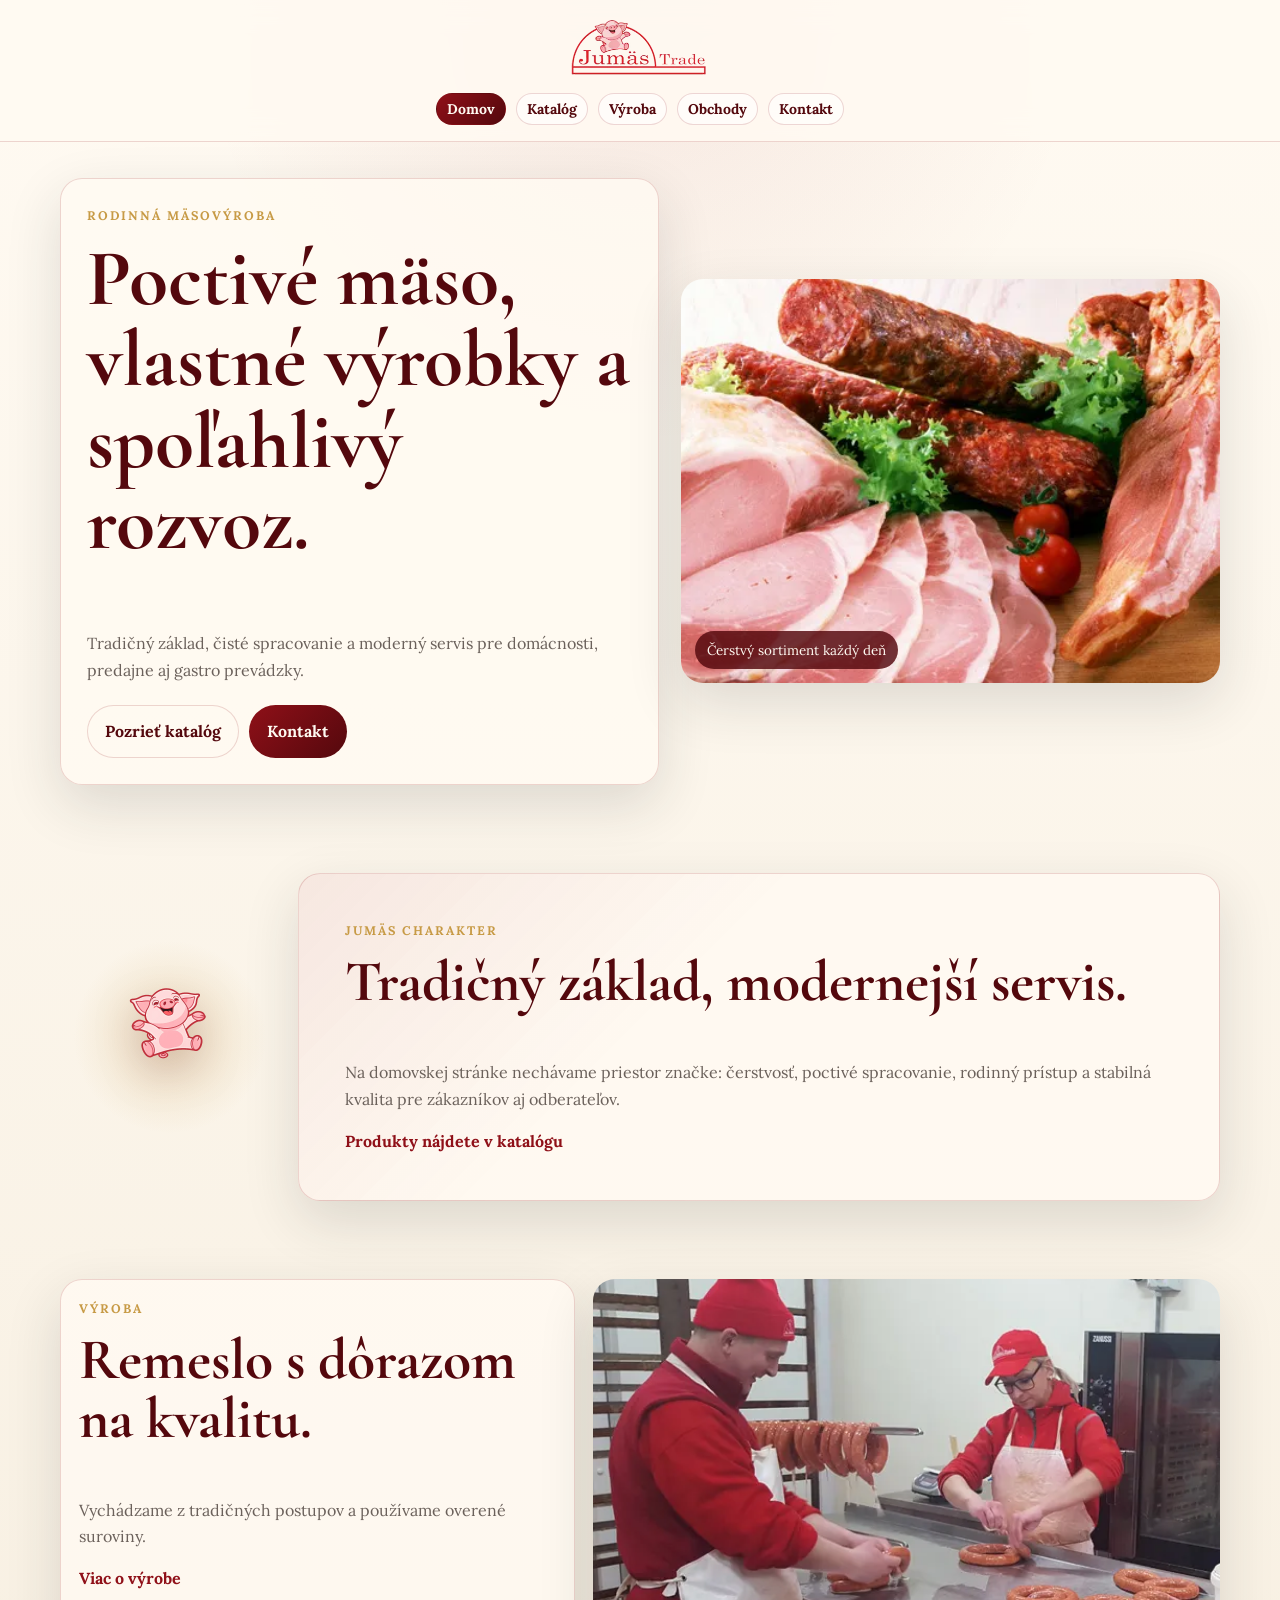
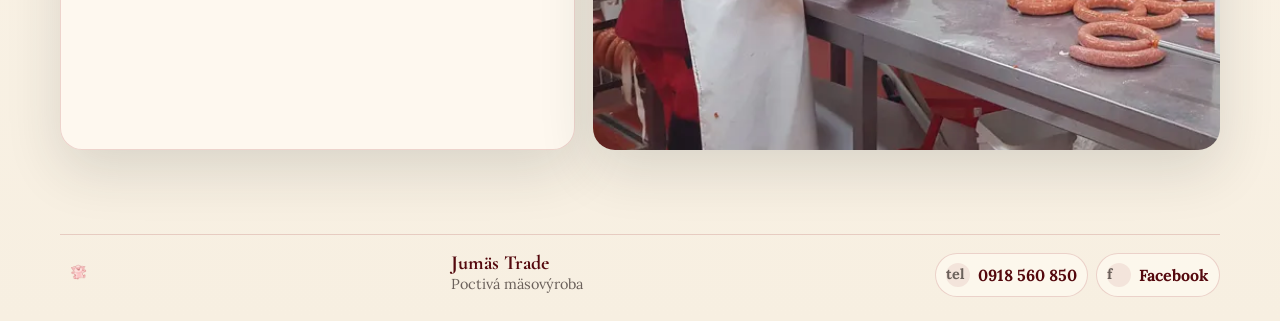
<file: index.html>
<!DOCTYPE html>
<html lang="sk">
<head>
  <meta charset="UTF-8">
  <meta name="viewport" content="width=device-width, initial-scale=1.0">
  <link rel="preconnect" href="https://fonts.googleapis.com">
  <link rel="preconnect" href="https://fonts.gstatic.com" crossorigin>
  <link href="https://fonts.googleapis.com/css2?family=Cormorant+Garamond:wght@600;700&family=Lora:wght@400;500;600;700&display=swap" rel="stylesheet">
  <link rel="stylesheet" href="style.css">
  <meta name="description" content="Jumäs Trade - tradičná mäsovýroba, maloobchod a veľkoobchod.">
  <title>Jumäs Trade | Poctivá mäsovýroba</title>
</head>
<body>
  <header class="site-header">
    <a class="brand" href="index.html"><img src="fotky1/logo_result.webp" alt="Jumäs Trade"></a>
    <nav class="nav" aria-label="Hlavná navigácia">
      <a class="active" href="index.html">Domov</a>
      <a href="katalog.html">Katalóg</a>
      <a href="vyroba.html">Výroba</a>
      <a href="obchody.html">Obchody</a>
      <a href="kontakt.html">Kontakt</a>
    </nav>
  </header>
  <main>
    <section class="hero page-shell reveal">
      <div class="hero-copy">
        <p class="eyebrow">Rodinná mäsovýroba</p>
        <h1>Poctivé mäso, vlastné výrobky a spoľahlivý rozvoz.</h1>
        <p>Tradičný základ, čisté spracovanie a moderný servis pre domácnosti, predajne aj gastro prevádzky.</p>
        <div class="actions"><a class="button ghost" href="katalog.html">Pozrieť katalóg</a><a class="button" href="kontakt.html">Kontakt</a></div>
      </div>
      <figure class="hero-photo"><img src="fotky1/meat10_result.webp" alt="Čerstvé mäso Jumäs Trade"><figcaption>Čerstvý sortiment každý deň</figcaption></figure>
    </section>

    <section class="brand-story page-shell reveal">
      <div class="pig-seal" aria-hidden="true">
        <img src="fotky1/ChatGPT Image May 12, 2026, 05_37_37 PM_result.webp" alt="">
      </div>
      <article>
        <p class="eyebrow">Jumäs charakter</p>
        <h2>Tradičný základ, modernejší servis.</h2>
        <p>Na domovskej stránke nechávame priestor značke: čerstvosť, poctivé spracovanie, rodinný prístup a stabilná kvalita pre zákazníkov aj odberateľov.</p>
        <a class="text-link" href="katalog.html">Produkty nájdete v katalógu</a>
      </article>
    </section>

    <section class="split page-shell reveal">
      <article><p class="eyebrow">Výroba</p><h2>Remeslo s dôrazom na kvalitu.</h2><p>Vychádzame z tradičných postupov a používame overené suroviny.</p><a class="text-link" href="vyroba.html">Viac o výrobe</a></article>
      <img src="fotky1/production8_result.webp" alt="Výroba Jumäs Trade">
    </section>
  </main>
  <footer class="site-footer bottom-bar">
    <img class="footer-pig" src="fotky1/ChatGPT Image May 12, 2026, 05_37_37 PM_result.webp" alt="Jumäs symbol">
    <div>
      <strong>Jumäs Trade</strong>
      <span>Poctivá mäsovýroba</span>
    </div>
    <nav class="footer-actions" aria-label="Rýchly kontakt">
      <a href="tel:+421918560850" aria-label="Zavolať"><span class="bar-icon">tel</span>0918 560 850</a>
      <a href="https://www.facebook.com/p/Jum%C3%A4s-Trade-100064743671266/" target="_blank" rel="noopener" aria-label="Facebook"><span class="bar-icon">f</span>Facebook</a>
    </nav>
  </footer>
  <script src="main.js"></script>
</body>
</html>
</file>
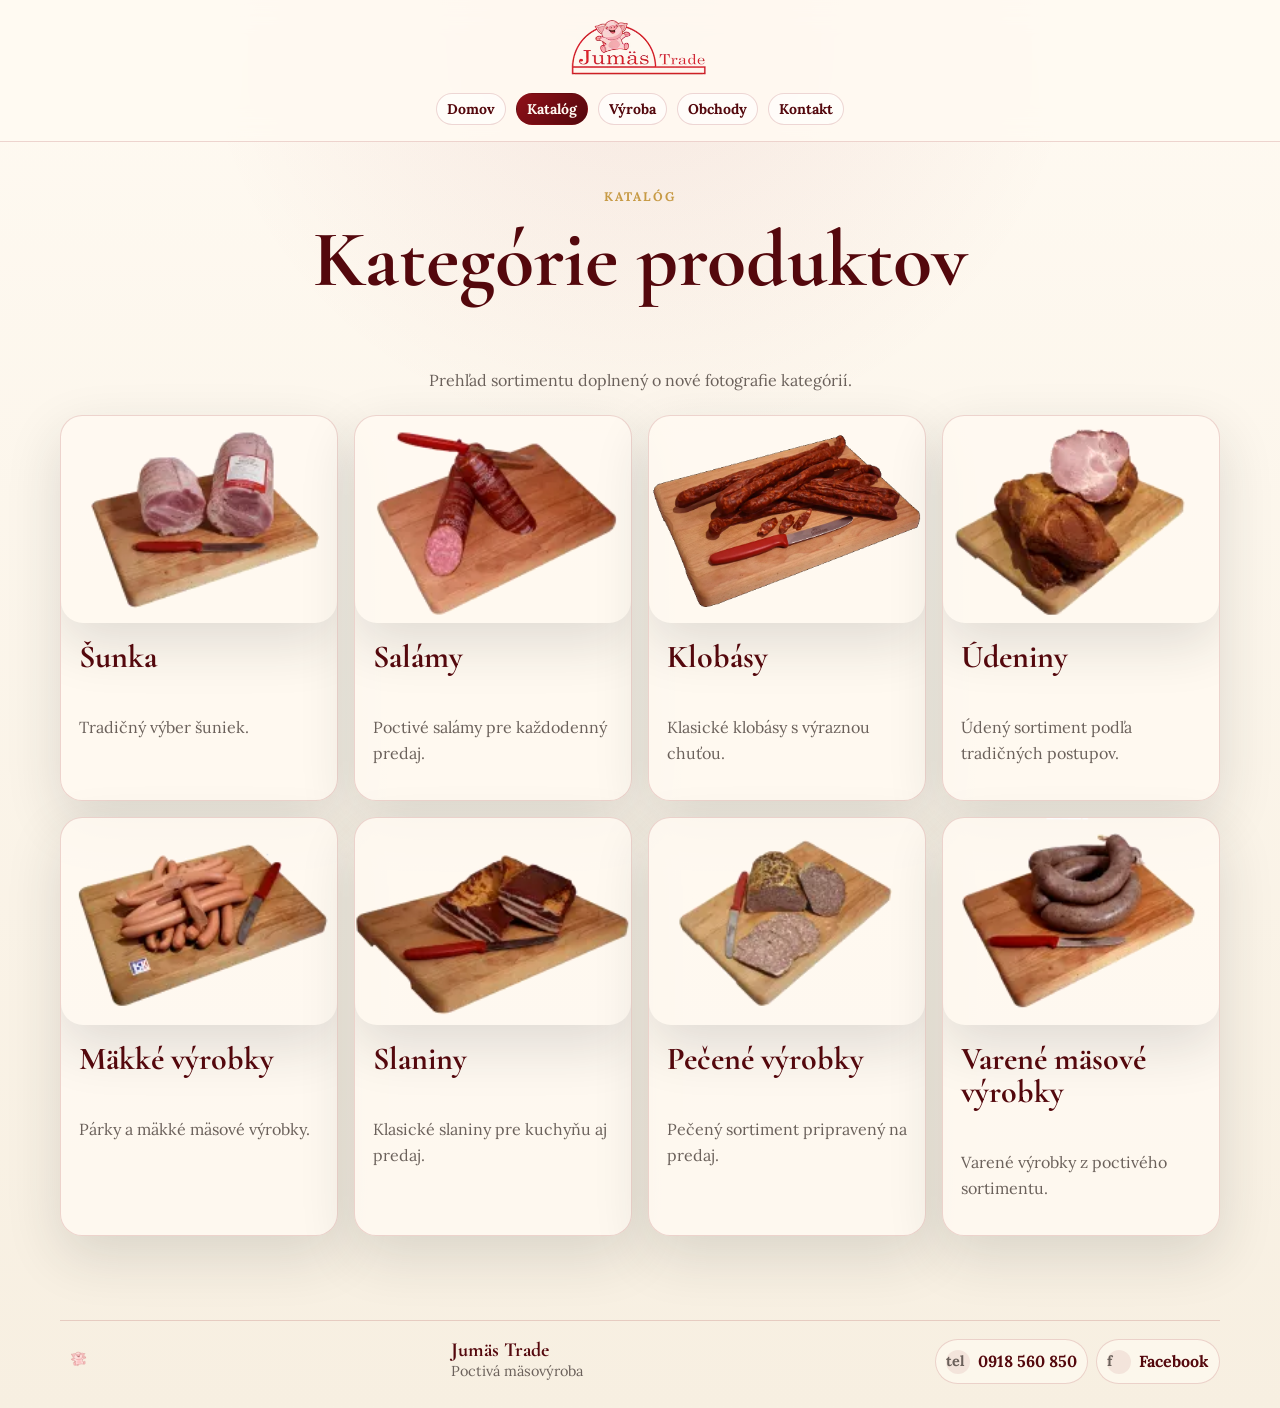
<file: katalog.html>
<!DOCTYPE html>
<html lang="sk">
<head>
  <meta charset="UTF-8">
  <meta name="viewport" content="width=device-width, initial-scale=1.0">
  <link rel="preconnect" href="https://fonts.googleapis.com">
  <link rel="preconnect" href="https://fonts.gstatic.com" crossorigin>
  <link href="https://fonts.googleapis.com/css2?family=Cormorant+Garamond:wght@600;700&family=Lora:wght@400;500;600;700&display=swap" rel="stylesheet">
  <link rel="stylesheet" href="style.css">
  <title>Katalóg | Jumäs Trade</title>
</head>
<body>
  <header class="site-header">
    <a class="brand" href="index.html"><img src="fotky1/logo_result.webp" alt="Jumäs Trade"></a>
    <nav class="nav" aria-label="Hlavná navigácia">
      <a href="index.html">Domov</a>
      <a class="active" href="katalog.html">Katalóg</a>
      <a href="vyroba.html">Výroba</a>
      <a href="obchody.html">Obchody</a>
      <a href="kontakt.html">Kontakt</a>
    </nav>
  </header>
  <main class="page-shell subpage">
    <section class="page-title reveal"><p class="eyebrow">Katalóg</p><h1>Kategórie produktov</h1><p>Prehľad sortimentu doplnený o nové fotografie kategórií.</p></section>
    <section class="category-grid">
      <article class="category-card reveal"><img src="fotky1/category1_result.webp" alt="Šunka"><h2>Šunka</h2><p>Tradičný výber šuniek.</p></article>
      <article class="category-card reveal"><img src="fotky1/category2_result.webp" alt="Salámy"><h2>Salámy</h2><p>Poctivé salámy pre každodenný predaj.</p></article>
      <article class="category-card reveal"><img src="fotky1/category3_result.webp" alt="Klobásy"><h2>Klobásy</h2><p>Klasické klobásy s výraznou chuťou.</p></article>
      <article class="category-card reveal"><img src="fotky1/category4_result.webp" alt="Údeniny"><h2>Údeniny</h2><p>Údený sortiment podľa tradičných postupov.</p></article>
      <article class="category-card reveal"><img src="fotky1/category5_result.webp" alt="Mäkké výrobky"><h2>Mäkké výrobky</h2><p>Párky a mäkké mäsové výrobky.</p></article>
      <article class="category-card reveal"><img src="fotky1/category6_result.webp" alt="Slaniny"><h2>Slaniny</h2><p>Klasické slaniny pre kuchyňu aj predaj.</p></article>
      <article class="category-card reveal"><img src="fotky1/category7_result.webp" alt="Pečené výrobky"><h2>Pečené výrobky</h2><p>Pečený sortiment pripravený na predaj.</p></article>
      <article class="category-card reveal"><img src="fotky1/category8_result.webp" alt="Varené mäsové výrobky"><h2>Varené mäsové výrobky</h2><p>Varené výrobky z poctivého sortimentu.</p></article>
    </section>
  </main>
  <footer class="site-footer bottom-bar">
    <img class="footer-pig" src="fotky1/ChatGPT Image May 12, 2026, 05_37_37 PM_result.webp" alt="Jumäs symbol">
    <div>
      <strong>Jumäs Trade</strong>
      <span>Poctivá mäsovýroba</span>
    </div>
    <nav class="footer-actions" aria-label="Rýchly kontakt">
      <a href="tel:+421918560850" aria-label="Zavolať"><span class="bar-icon">tel</span>0918 560 850</a>
      <a href="https://www.facebook.com/p/Jum%C3%A4s-Trade-100064743671266/" target="_blank" rel="noopener" aria-label="Facebook"><span class="bar-icon">f</span>Facebook</a>
    </nav>
  </footer>
  <script src="main.js"></script>
</body>
</html>
</file>
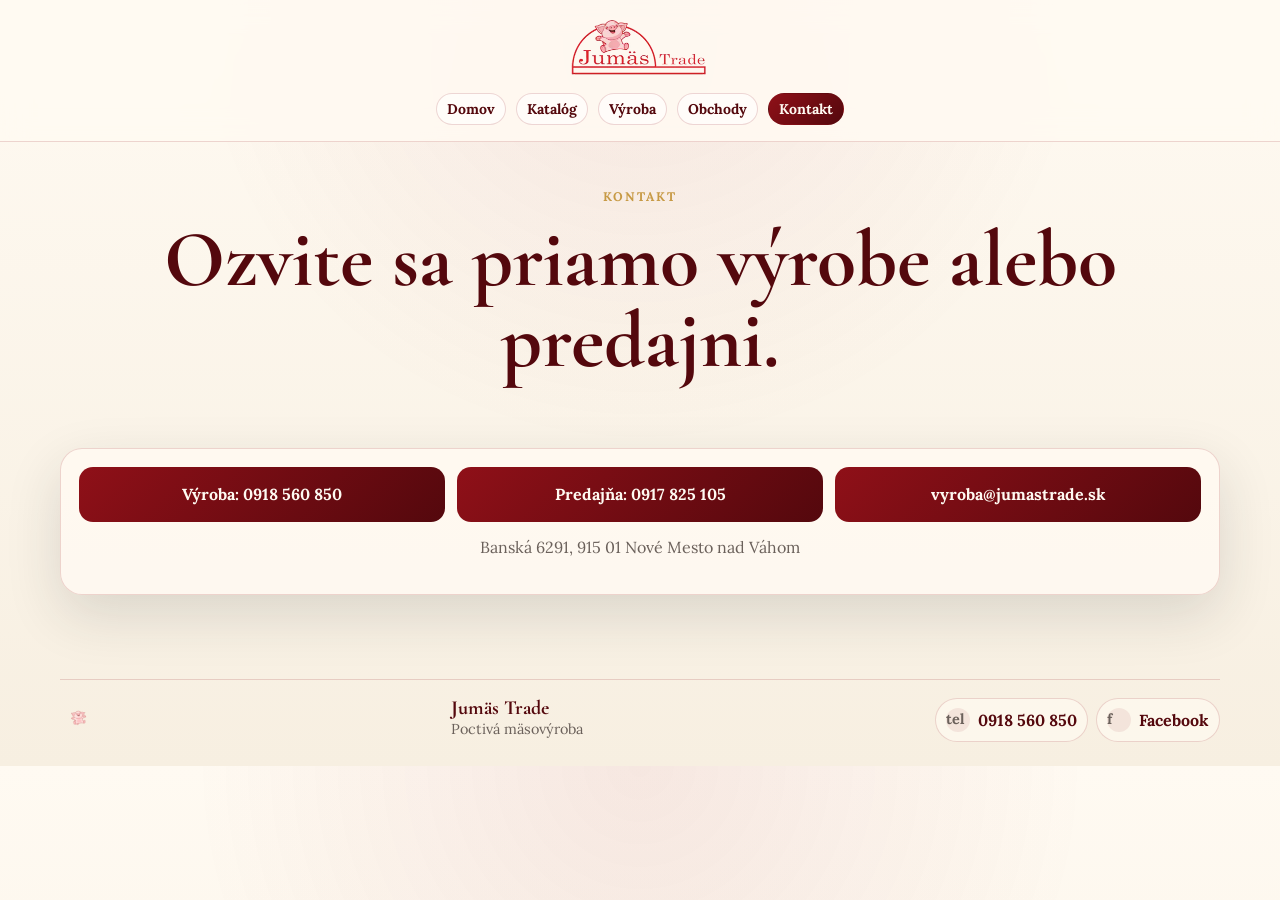
<file: kontakt.html>
<!DOCTYPE html>
<html lang="sk">
<head>
  <meta charset="UTF-8">
  <meta name="viewport" content="width=device-width, initial-scale=1.0">
  <link rel="preconnect" href="https://fonts.googleapis.com">
  <link rel="preconnect" href="https://fonts.gstatic.com" crossorigin>
  <link href="https://fonts.googleapis.com/css2?family=Cormorant+Garamond:wght@600;700&family=Lora:wght@400;500;600;700&display=swap" rel="stylesheet">
  <link rel="stylesheet" href="style.css">
  <title>Kontakt | Jumäs Trade</title>
</head>
<body>
  <header class="site-header">
    <a class="brand" href="index.html"><img src="fotky1/logo_result.webp" alt="Jumäs Trade"></a>
    <nav class="nav" aria-label="Hlavná navigácia">
      <a href="index.html">Domov</a>
      <a href="katalog.html">Katalóg</a>
      <a href="vyroba.html">Výroba</a>
      <a href="obchody.html">Obchody</a>
      <a class="active" href="kontakt.html">Kontakt</a>
    </nav>
  </header>
  <main class="page-shell subpage">
    <section class="page-title reveal"><p class="eyebrow">Kontakt</p><h1>Ozvite sa priamo výrobe alebo predajni.</h1></section>
    <section class="contact-panel reveal">
      <a href="tel:+421918560850">Výroba: 0918 560 850</a>
      <a href="tel:+421917825105">Predajňa: 0917 825 105</a>
      <a href="mailto:vyroba@jumastrade.sk">vyroba@jumastrade.sk</a>
      <p>Banská 6291, 915 01 Nové Mesto nad Váhom</p>
    </section>
  </main>
  <footer class="site-footer bottom-bar">
    <img class="footer-pig" src="fotky1/ChatGPT Image May 12, 2026, 05_37_37 PM_result.webp" alt="Jumäs symbol">
    <div>
      <strong>Jumäs Trade</strong>
      <span>Poctivá mäsovýroba</span>
    </div>
    <nav class="footer-actions" aria-label="Rýchly kontakt">
      <a href="tel:+421918560850" aria-label="Zavolať"><span class="bar-icon">tel</span>0918 560 850</a>
      <a href="https://www.facebook.com/p/Jum%C3%A4s-Trade-100064743671266/" target="_blank" rel="noopener" aria-label="Facebook"><span class="bar-icon">f</span>Facebook</a>
    </nav>
  </footer>
  <script src="main.js"></script>
</body>
</html>
</file>
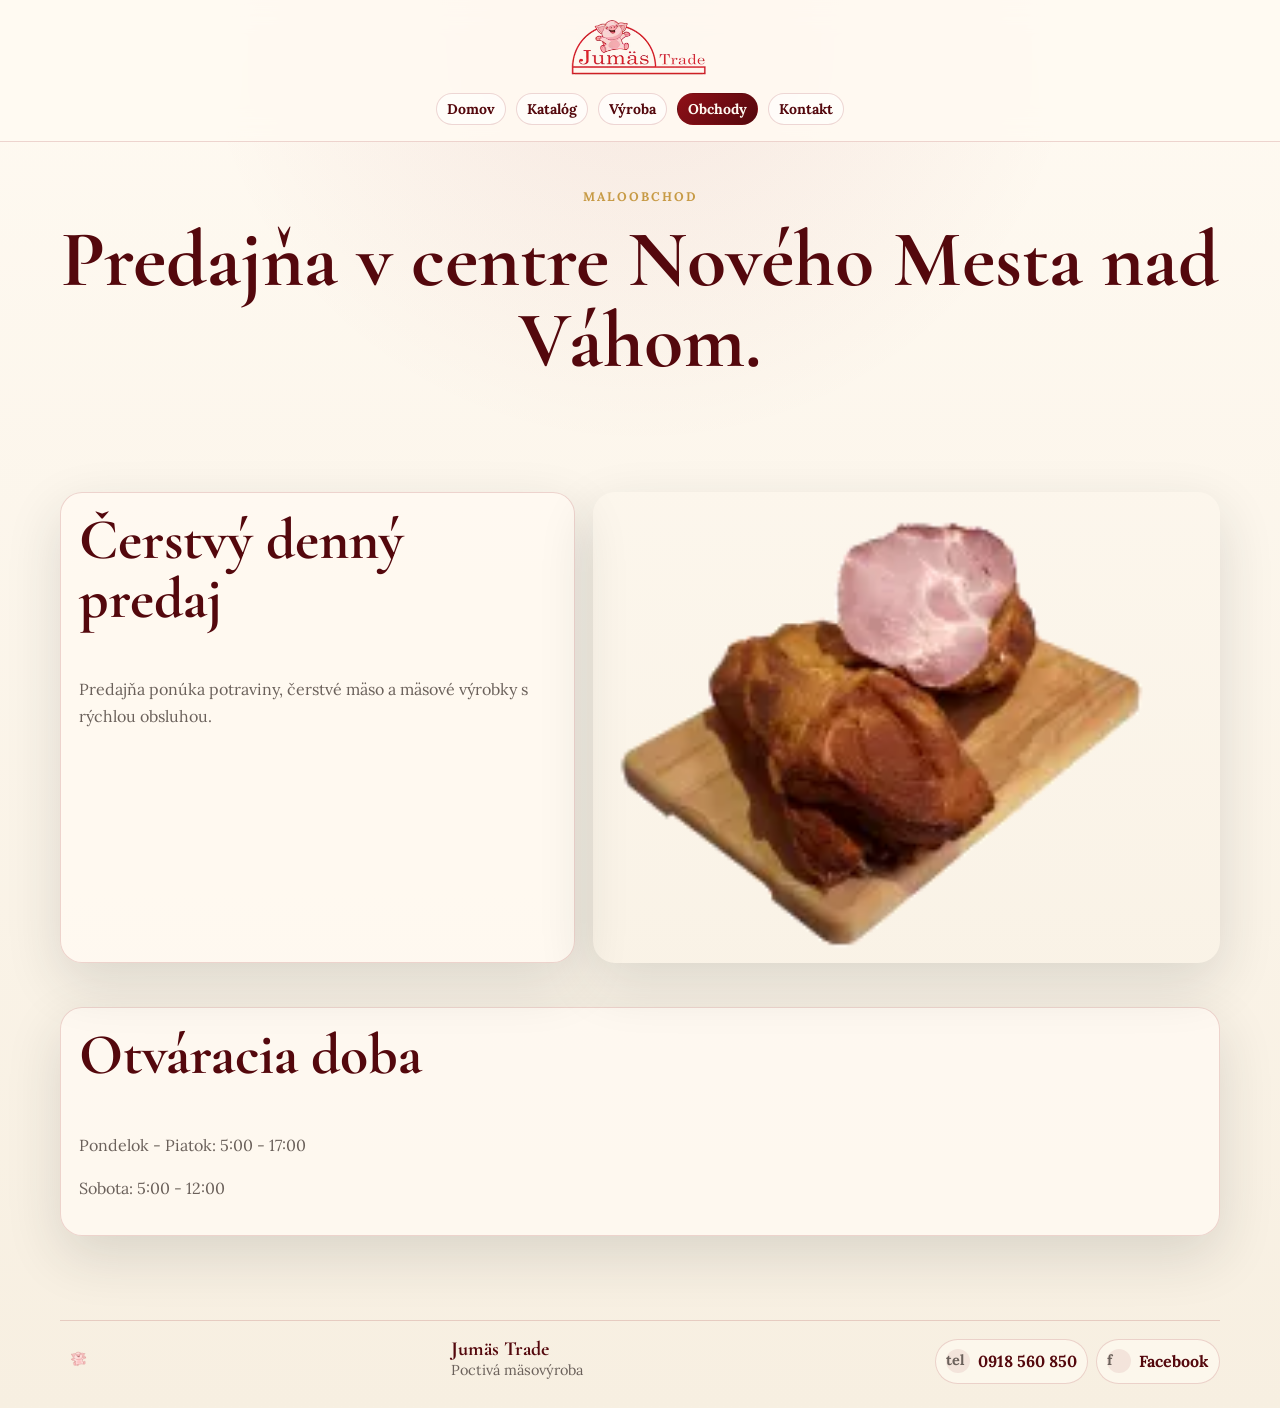
<file: maloobchod.html>
<!DOCTYPE html>
<html lang="sk">
<head>
  <meta charset="UTF-8">
  <meta name="viewport" content="width=device-width, initial-scale=1.0">
  <link rel="preconnect" href="https://fonts.googleapis.com">
  <link rel="preconnect" href="https://fonts.gstatic.com" crossorigin>
  <link href="https://fonts.googleapis.com/css2?family=Cormorant+Garamond:wght@600;700&family=Lora:wght@400;500;600;700&display=swap" rel="stylesheet">
  <link rel="stylesheet" href="style.css">
  <title>Maloobchod | Jumäs Trade</title>
</head>
<body>
  <header class="site-header">
    <a class="brand" href="index.html"><img src="fotky1/logo_result.webp" alt="Jumäs Trade"></a>
    <nav class="nav" aria-label="Hlavná navigácia">
      <a href="index.html">Domov</a>
      <a href="katalog.html">Katalóg</a>
      <a href="vyroba.html">Výroba</a>
      <a class="active" href="obchody.html">Obchody</a>
      <a href="kontakt.html">Kontakt</a>
    </nav>
  </header>
  <main class="page-shell subpage">
    <section class="page-title reveal"><p class="eyebrow">Maloobchod</p><h1>Predajňa v centre Nového Mesta nad Váhom.</h1></section>
    <section class="split reveal"><article><h2>Čerstvý denný predaj</h2><p>Predajňa ponúka potraviny, čerstvé mäso a mäsové výrobky s rýchlou obsluhou.</p></article><img src="fotky1/category4_result.webp" alt="Maloobchodný sortiment"></section>
    <section class="hours-card reveal"><h2>Otváracia doba</h2><p>Pondelok - Piatok: 5:00 - 17:00</p><p>Sobota: 5:00 - 12:00</p></section>
  </main>
  <footer class="site-footer bottom-bar">
    <img class="footer-pig" src="fotky1/ChatGPT Image May 12, 2026, 05_37_37 PM_result.webp" alt="Jumäs symbol">
    <div>
      <strong>Jumäs Trade</strong>
      <span>Poctivá mäsovýroba</span>
    </div>
    <nav class="footer-actions" aria-label="Rýchly kontakt">
      <a href="tel:+421918560850" aria-label="Zavolať"><span class="bar-icon">tel</span>0918 560 850</a>
      <a href="https://www.facebook.com/p/Jum%C3%A4s-Trade-100064743671266/" target="_blank" rel="noopener" aria-label="Facebook"><span class="bar-icon">f</span>Facebook</a>
    </nav>
  </footer>
  <script src="main.js"></script>
</body>
</html>
</file>
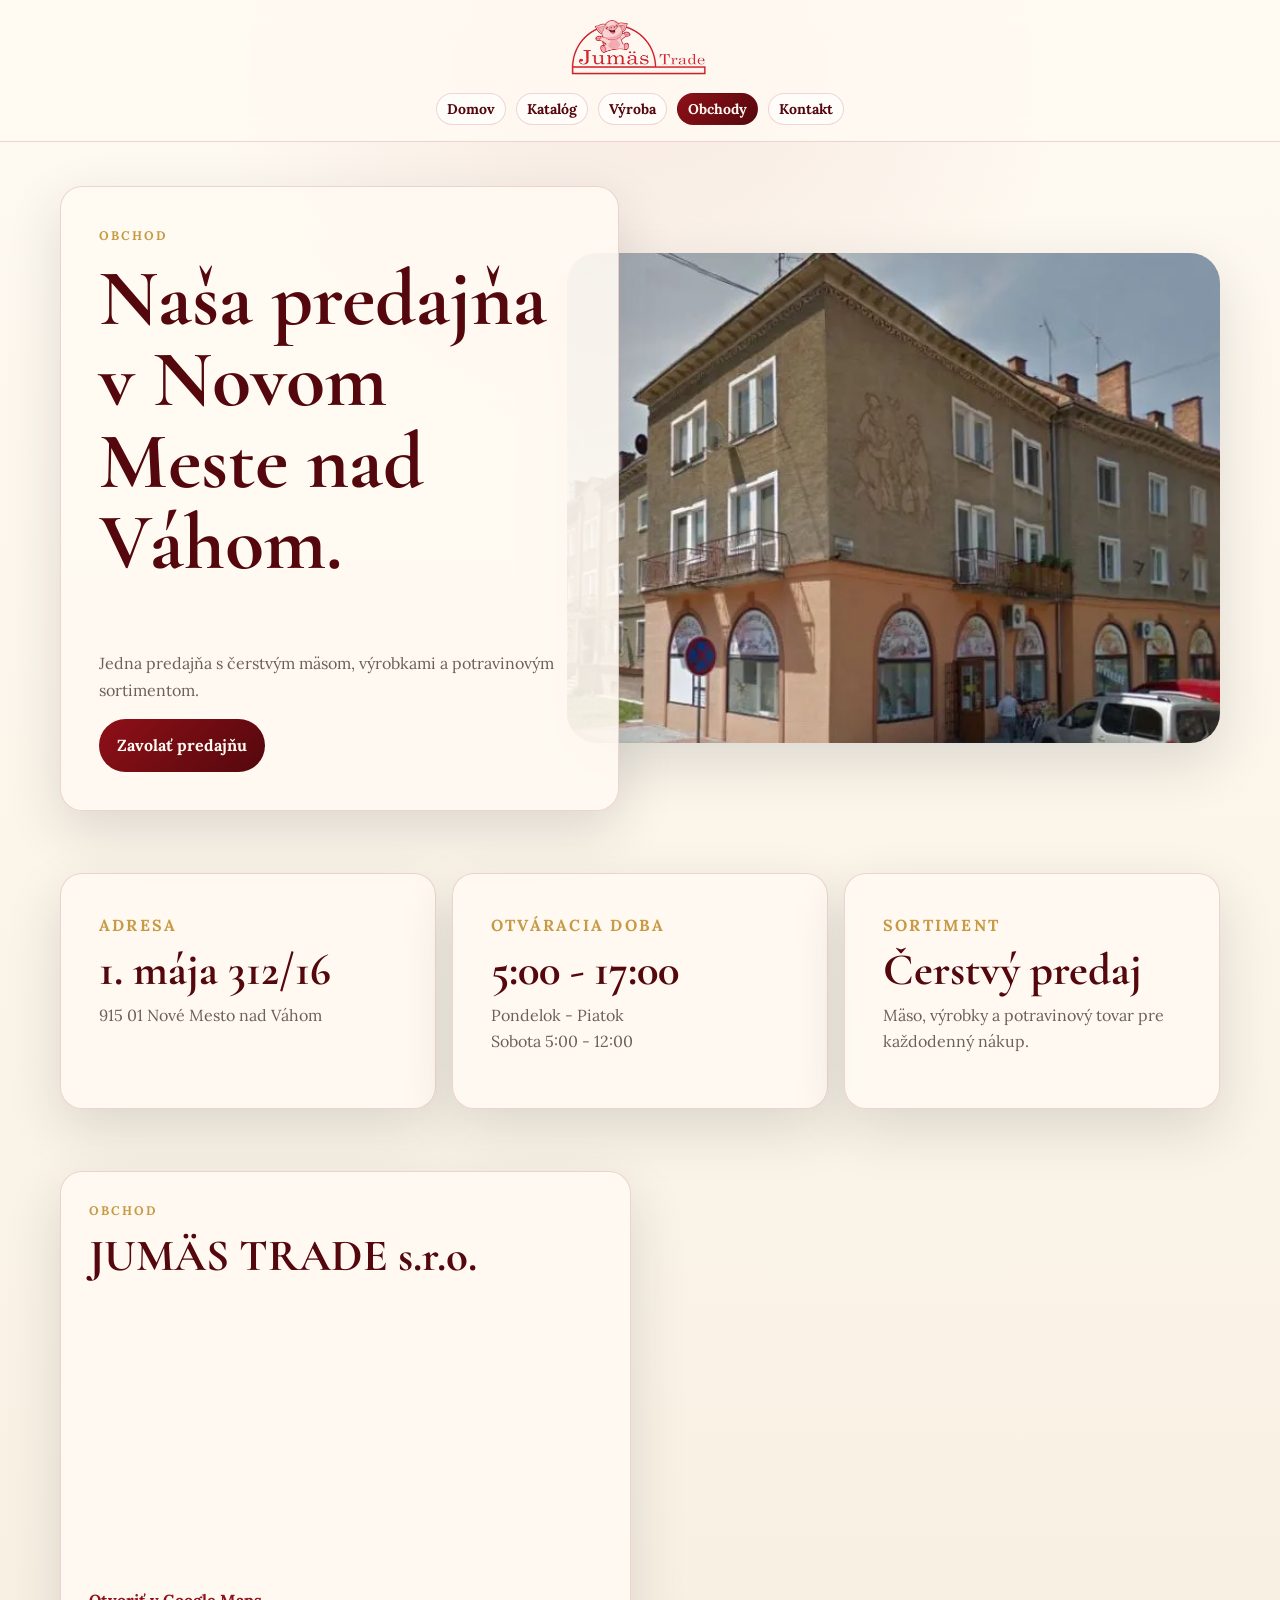
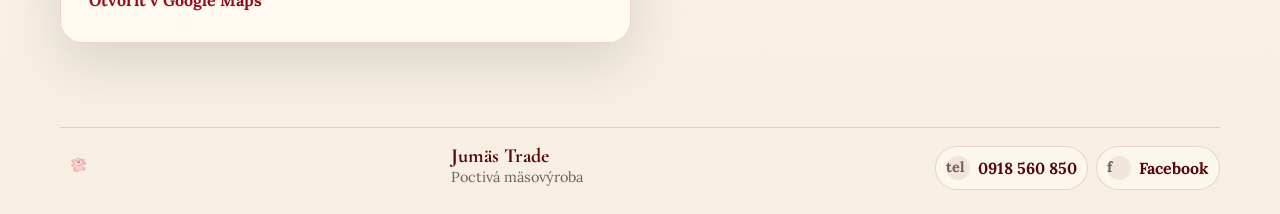
<file: obchody.html>
<!DOCTYPE html>
<html lang="sk">
<head>
  <meta charset="UTF-8">
  <meta name="viewport" content="width=device-width, initial-scale=1.0">
  <link rel="preconnect" href="https://fonts.googleapis.com">
  <link rel="preconnect" href="https://fonts.gstatic.com" crossorigin>
  <link href="https://fonts.googleapis.com/css2?family=Cormorant+Garamond:wght@600;700&family=Lora:wght@400;500;600;700&display=swap" rel="stylesheet">
  <link rel="stylesheet" href="style.css">
  <title>Obchody | Jumäs Trade</title>
</head>
<body>
  <header class="site-header">
    <a class="brand" href="index.html"><img src="fotky1/logo_result.webp" alt="Jumäs Trade"></a>
    <nav class="nav" aria-label="Hlavná navigácia">
      <a href="index.html">Domov</a>
      <a href="katalog.html">Katalóg</a>
      <a href="vyroba.html">Výroba</a>
      <a class="active" href="obchody.html">Obchody</a>
      <a href="kontakt.html">Kontakt</a>
    </nav>
  </header>
  <main class="page-shell subpage">
    <section class="shop-hero reveal">
      <div>
        <p class="eyebrow">Obchod</p>
        <h1>Naša predajňa v Novom Meste nad Váhom.</h1>
        <p>Jedna predajňa s čerstvým mäsom, výrobkami a potravinovým sortimentom.</p>
        <a class="button" href="tel:+421917825105">Zavolať predajňu</a>
      </div>
      <img src="fotky1/maloobchod_result.webp" alt="Predajňa Jumäs Trade">
    </section>

    <section class="shop-info reveal">
      <article><span>Adresa</span><h2>1. mája 312/16</h2><p>915 01 Nové Mesto nad Váhom</p></article>
      <article><span>Otváracia doba</span><h2>5:00 - 17:00</h2><p>Pondelok - Piatok<br>Sobota 5:00 - 12:00</p></article>
      <article><span>Sortiment</span><h2>Čerstvý predaj</h2><p>Mäso, výrobky a potravinový tovar pre každodenný nákup.</p></article>
    </section>
    <section class="locations-grid reveal" aria-label="Lokalita obchodu">
      <article class="map-card">
        <div><p class="eyebrow">Obchod</p><h2>JUMÄS TRADE s.r.o.</h2></div>
        <iframe title="Mapa obchodu Jumäs Trade" src="https://www.google.com/maps?q=48.7599829,17.8276032&z=17&output=embed" loading="lazy" referrerpolicy="no-referrer-when-downgrade"></iframe>
        <a class="text-link" href="https://www.google.com/maps/place/JUM%C3%84S+TRADE+s.r.o./@48.759983,17.827603,723m/data=!3m1!1e3!4m6!3m5!1s0x471357da7f5b9ea9:0xb6369774cfcf4373!8m2!3d48.7599829!4d17.8276032!16s%2Fg%2F11bzx49645?hl=en-GB&entry=ttu" target="_blank" rel="noopener">Otvoriť v Google Maps</a>
      </article>
    </section>
  </main>
  <footer class="site-footer bottom-bar">
    <img class="footer-pig" src="fotky1/ChatGPT Image May 12, 2026, 05_37_37 PM_result.webp" alt="Jumäs symbol">
    <div>
      <strong>Jumäs Trade</strong>
      <span>Poctivá mäsovýroba</span>
    </div>
    <nav class="footer-actions" aria-label="Rýchly kontakt">
      <a href="tel:+421918560850" aria-label="Zavolať"><span class="bar-icon">tel</span>0918 560 850</a>
      <a href="https://www.facebook.com/p/Jum%C3%A4s-Trade-100064743671266/" target="_blank" rel="noopener" aria-label="Facebook"><span class="bar-icon">f</span>Facebook</a>
    </nav>
  </footer>
  <script src="main.js"></script>
</body>
</html>
</file>
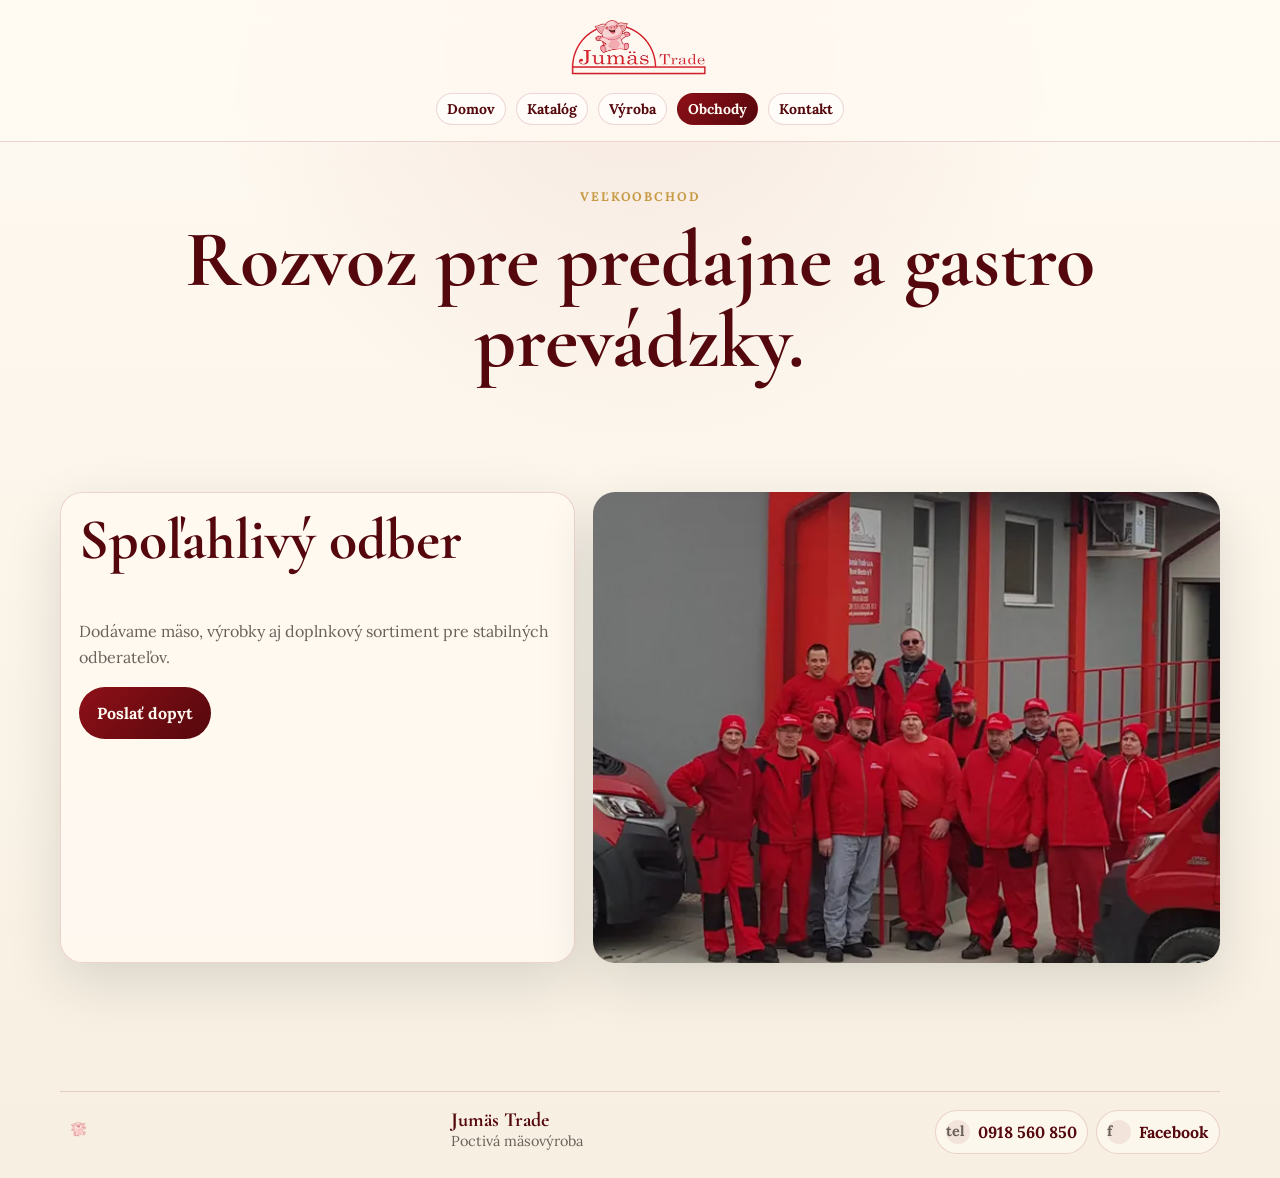
<file: velkoobchod.html>
<!DOCTYPE html>
<html lang="sk">
<head>
  <meta charset="UTF-8">
  <meta name="viewport" content="width=device-width, initial-scale=1.0">
  <link rel="preconnect" href="https://fonts.googleapis.com">
  <link rel="preconnect" href="https://fonts.gstatic.com" crossorigin>
  <link href="https://fonts.googleapis.com/css2?family=Cormorant+Garamond:wght@600;700&family=Lora:wght@400;500;600;700&display=swap" rel="stylesheet">
  <link rel="stylesheet" href="style.css">
  <title>Veľkoobchod | Jumäs Trade</title>
</head>
<body>
  <header class="site-header">
    <a class="brand" href="index.html"><img src="fotky1/logo_result.webp" alt="Jumäs Trade"></a>
    <nav class="nav" aria-label="Hlavná navigácia">
      <a href="index.html">Domov</a>
      <a href="katalog.html">Katalóg</a>
      <a href="vyroba.html">Výroba</a>
      <a class="active" href="obchody.html">Obchody</a>
      <a href="kontakt.html">Kontakt</a>
    </nav>
  </header>
  <main class="page-shell subpage">
    <section class="page-title reveal"><p class="eyebrow">Veľkoobchod</p><h1>Rozvoz pre predajne a gastro prevádzky.</h1></section>
    <section class="split reveal"><article><h2>Spoľahlivý odber</h2><p>Dodávame mäso, výrobky aj doplnkový sortiment pre stabilných odberateľov.</p><a class="button" href="kontakt.html">Poslať dopyt</a></article><img src="fotky1/velkoobchod_result.webp" alt="Veľkoobchodný sortiment"></section>
  </main>
  <footer class="site-footer bottom-bar">
    <img class="footer-pig" src="fotky1/ChatGPT Image May 12, 2026, 05_37_37 PM_result.webp" alt="Jumäs symbol">
    <div>
      <strong>Jumäs Trade</strong>
      <span>Poctivá mäsovýroba</span>
    </div>
    <nav class="footer-actions" aria-label="Rýchly kontakt">
      <a href="tel:+421918560850" aria-label="Zavolať"><span class="bar-icon">tel</span>0918 560 850</a>
      <a href="https://www.facebook.com/p/Jum%C3%A4s-Trade-100064743671266/" target="_blank" rel="noopener" aria-label="Facebook"><span class="bar-icon">f</span>Facebook</a>
    </nav>
  </footer>
  <script src="main.js"></script>
</body>
</html>
</file>
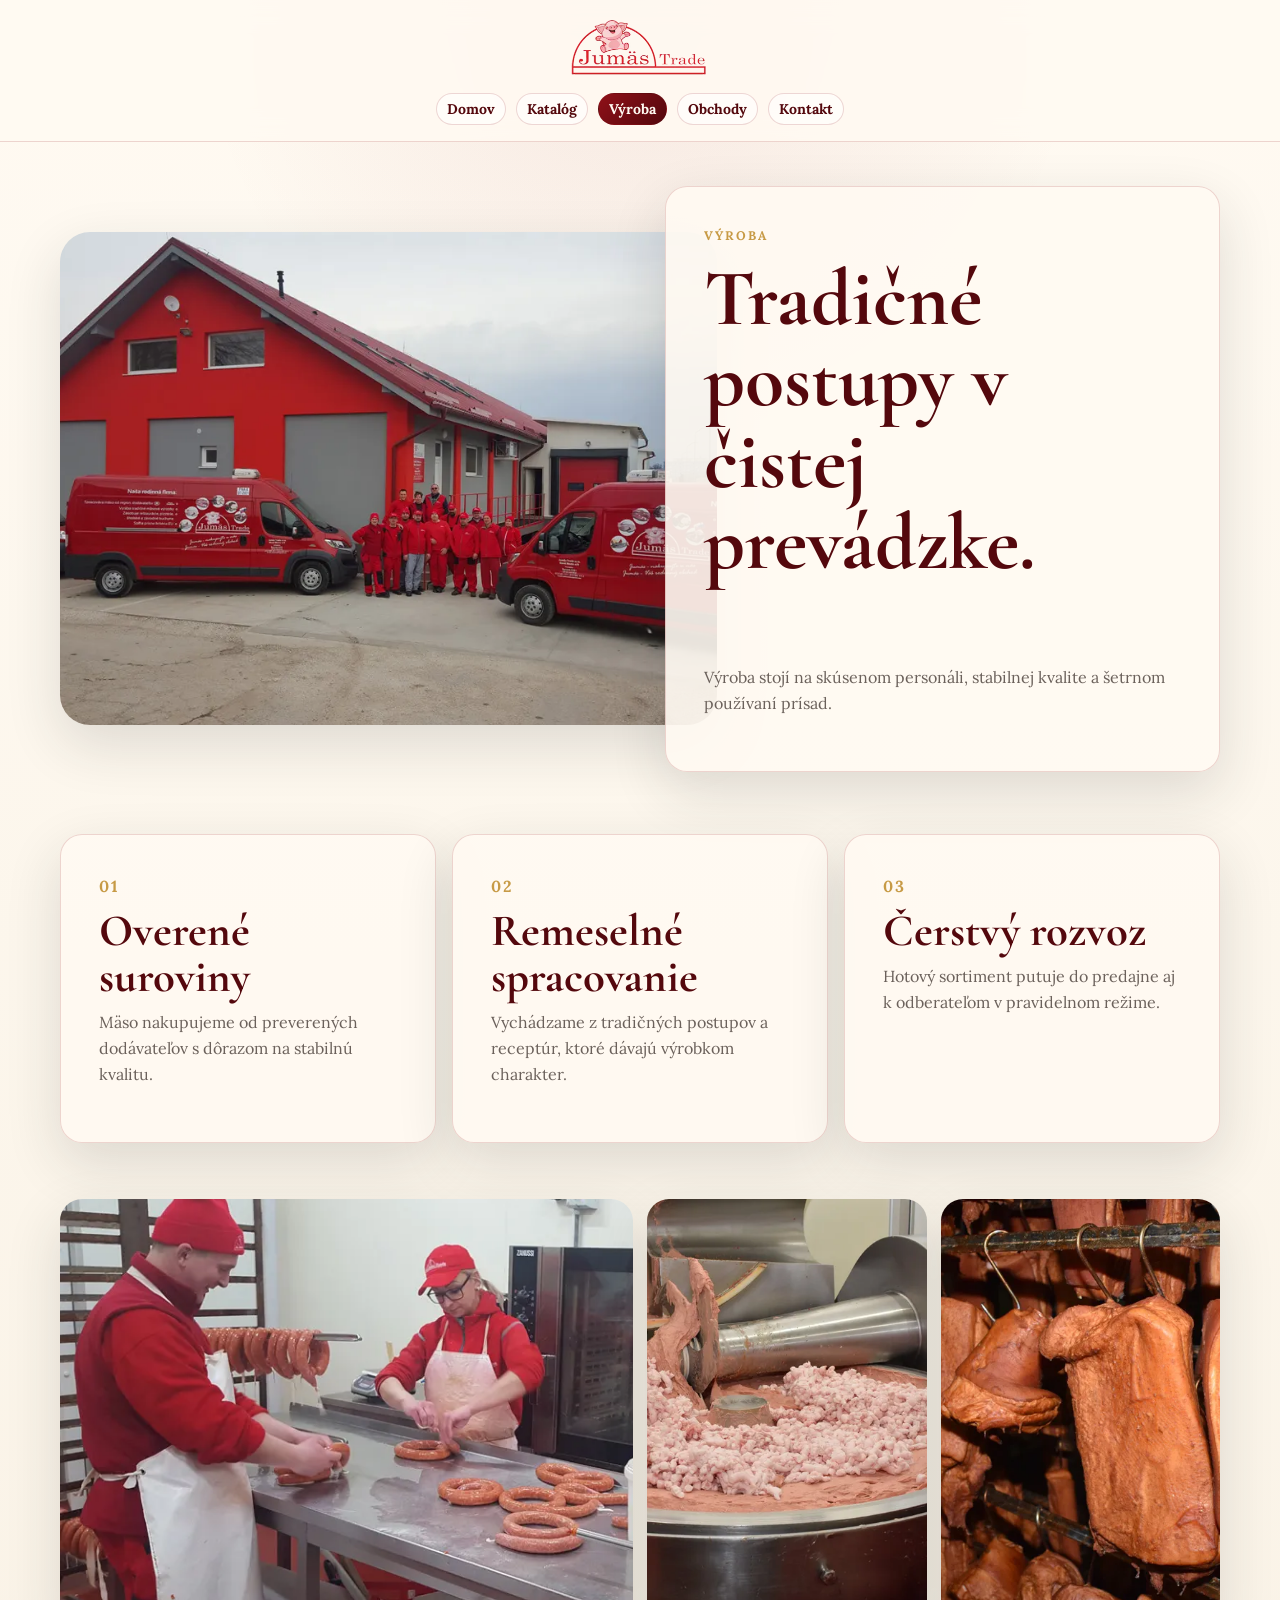
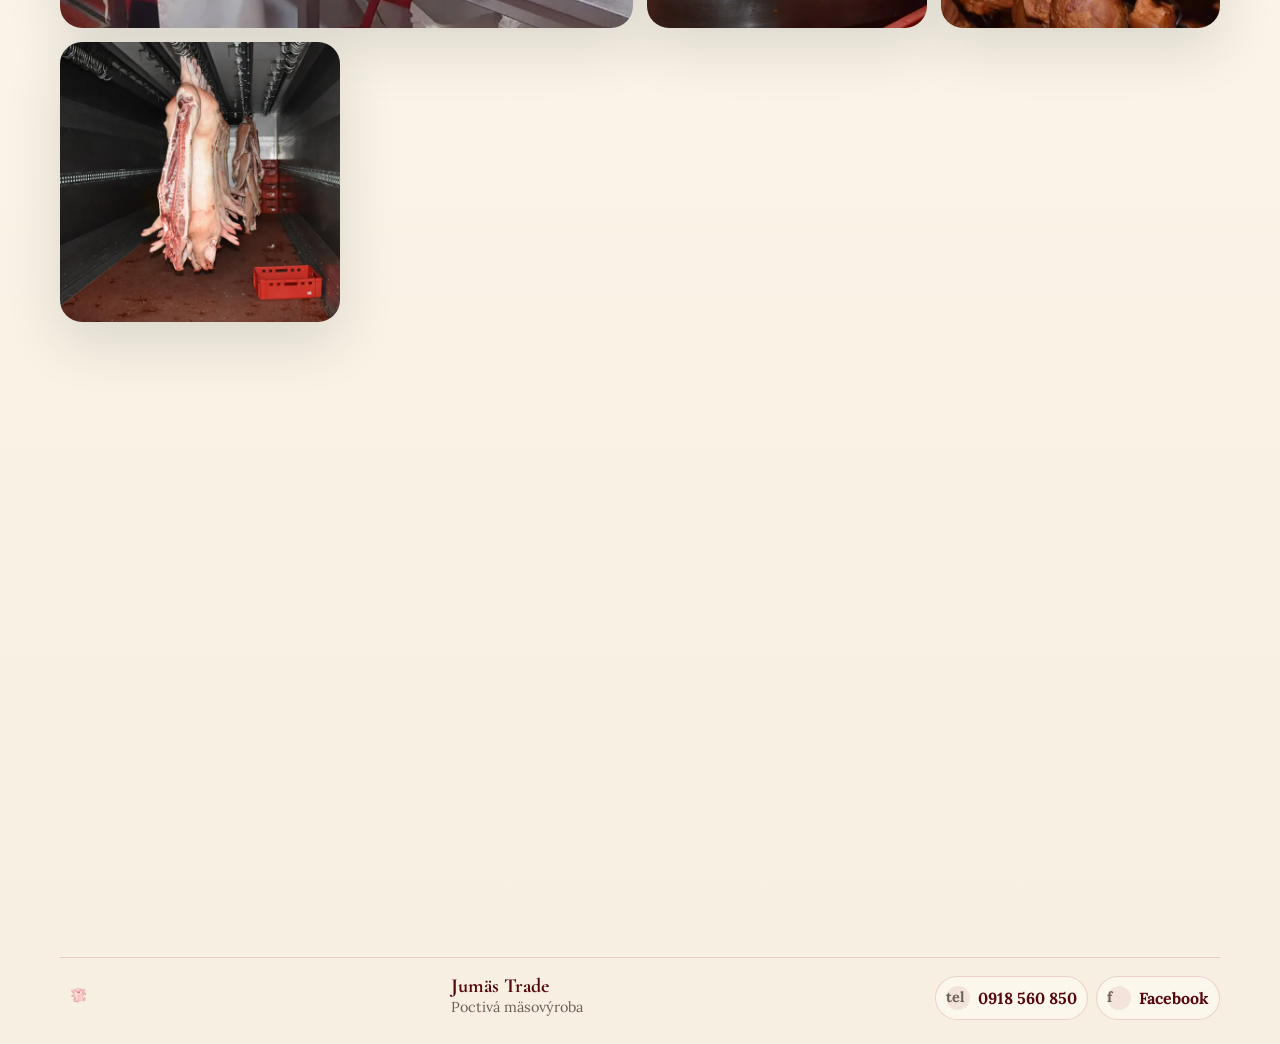
<file: vyroba.html>
<!DOCTYPE html>
<html lang="sk">
<head>
  <meta charset="UTF-8">
  <meta name="viewport" content="width=device-width, initial-scale=1.0">
  <link rel="preconnect" href="https://fonts.googleapis.com">
  <link rel="preconnect" href="https://fonts.gstatic.com" crossorigin>
  <link href="https://fonts.googleapis.com/css2?family=Cormorant+Garamond:wght@600;700&family=Lora:wght@400;500;600;700&display=swap" rel="stylesheet">
  <link rel="stylesheet" href="style.css">
  <title>Výroba | Jumäs Trade</title>
</head>
<body>
  <header class="site-header">
    <a class="brand" href="index.html"><img src="fotky1/logo_result.webp" alt="Jumäs Trade"></a>
    <nav class="nav" aria-label="Hlavná navigácia">
      <a href="index.html">Domov</a>
      <a href="katalog.html">Katalóg</a>
      <a class="active" href="vyroba.html">Výroba</a>
      <a href="obchody.html">Obchody</a>
      <a href="kontakt.html">Kontakt</a>
    </nav>
  </header>
  <main class="page-shell subpage">
    <section class="production-hero reveal">
      <img src="fotky1/production5_result.webp" alt="Výrobný detail Jumäs Trade">
      <article>
        <p class="eyebrow">Výroba</p>
        <h1>Tradičné postupy v čistej prevádzke.</h1>
        <p>Výroba stojí na skúsenom personáli, stabilnej kvalite a šetrnom používaní prísad.</p>
      </article>
    </section>

    <section class="process-grid reveal">
      <article><span>01</span><h2>Overené suroviny</h2><p>Mäso nakupujeme od preverených dodávateľov s dôrazom na stabilnú kvalitu.</p></article>
      <article><span>02</span><h2>Remeselné spracovanie</h2><p>Vychádzame z tradičných postupov a receptúr, ktoré dávajú výrobkom charakter.</p></article>
      <article><span>03</span><h2>Čerstvý rozvoz</h2><p>Hotový sortiment putuje do predajne aj k odberateľom v pravidelnom režime.</p></article>
    </section>

    <section class="production-mosaic reveal">
      <img class="wide" src="fotky1/production8_result.webp" alt="Príprava výrobkov">
      <img src="fotky1/production1_result.webp" alt="Výroba výrobkov">
      <img src="fotky1/production13_result.webp" alt="Zázemie výroby">
      <img class="tall" src="fotky1/production15_result.webp" alt="Prevádzka Jumäs Trade">
    </section>
    <section class="locations-grid reveal" aria-label="Lokalita výroby">
      <article class="map-card">
        <div><p class="eyebrow">Výrobná prevádzka</p><h2>Banská, Nové Mesto nad Váhom</h2></div>
        <iframe title="Mapa výrobnej prevádzky Jumäs Trade" src="https://www.google.com/maps?q=48.7431316,17.8266983&z=15&output=embed" loading="lazy" referrerpolicy="no-referrer-when-downgrade"></iframe>
        <a class="text-link" href="https://www.google.com/maps/place/Bansk%C3%A1,+915+01+Nov%C3%A9+Mesto+nad+V%C3%A1hom,+Slovakia/@48.743132,17.826698,2892m/data=!3m1!1e3!4m6!3m5!1s0x47135629eea2b491:0xcc23bb7960c62a70!8m2!3d48.7431316!4d17.8266983!16s%2Fg%2F1tfc5bgs?hl=en-GB&entry=ttu" target="_blank" rel="noopener">Otvoriť v Google Maps</a>
      </article>
    </section>
  </main>
  <footer class="site-footer bottom-bar">
    <img class="footer-pig" src="fotky1/ChatGPT Image May 12, 2026, 05_37_37 PM_result.webp" alt="Jumäs symbol">
    <div>
      <strong>Jumäs Trade</strong>
      <span>Poctivá mäsovýroba</span>
    </div>
    <nav class="footer-actions" aria-label="Rýchly kontakt">
      <a href="tel:+421918560850" aria-label="Zavolať"><span class="bar-icon">tel</span>0918 560 850</a>
      <a href="https://www.facebook.com/p/Jum%C3%A4s-Trade-100064743671266/" target="_blank" rel="noopener" aria-label="Facebook"><span class="bar-icon">f</span>Facebook</a>
    </nav>
  </footer>
  <script src="main.js"></script>
</body>
</html>
</file>
<file: style.css>
:root {
  --red: #8f1018;
  --red-dark: #54080d;
  --slate: #20272b;
  --cream: #f7efe1;
  --paper: #fffaf2;
  --gold: #c79a45;
  --muted: #6b615b;
  --line: rgba(143, 16, 24, 0.16);
  --shadow: 0 20px 55px rgba(32, 39, 43, 0.14);
  --radius: 22px;
}

* { box-sizing: border-box; }
html { scroll-behavior: smooth; }
body {
  margin: 0;
  color: var(--slate);
  background: radial-gradient(circle at top, rgba(143,16,24,.08), transparent 28rem), linear-gradient(180deg, var(--paper), var(--cream));
  font-family: Lora, Georgia, serif;
  line-height: 1.65;
}
img { width: 100%; display: block; object-fit: cover; }
a { color: inherit; text-decoration: none; }
h1, h2, h3, p { margin-top: 0; }
h1, h2, h3 { font-family: "Cormorant Garamond", Georgia, serif; line-height: 1.02; }

.site-header {
  position: sticky;
  top: 0;
  z-index: 20;
  display: grid;
  justify-items: center;
  gap: 12px;
  padding: 12px 16px;
  background: rgba(255, 250, 242, 0.88);
  border-bottom: 1px solid var(--line);
  backdrop-filter: blur(14px);
}
.brand img { width: min(142px, 52vw); margin-inline: auto; object-fit: contain; }
.nav { display: flex; flex-wrap: wrap; justify-content: center; gap: 6px; width: 100%; padding-bottom: 2px; scrollbar-width: none; }
.nav a {
  flex: 0 1 auto;
  padding: 8px 10px;
  border: 1px solid var(--line);
  border-radius: 999px;
  background: rgba(255,255,255,.55);
  color: var(--red-dark);
  font-size: clamp(.76rem, 2.7vw, .88rem);
  font-weight: 700;
  line-height: 1;
}
.nav a:hover,
.nav a.active {
  color: var(--paper);
  background: linear-gradient(135deg, var(--red), var(--red-dark));
  border-color: transparent;
}

.page-shell { width: min(100% - 28px, 1160px); margin-inline: auto; }
.hero { display: grid; gap: 22px; padding: 36px 0 54px; }
.hero-copy { padding: 26px; border: 1px solid var(--line); border-radius: var(--radius); background: rgba(255,250,242,.82); box-shadow: var(--shadow); }
.hero-photo { margin: 0; position: relative; }
.hero-photo img, .split img, .category-card img, .preview-card img, .mini-gallery img { aspect-ratio: 4 / 3; border-radius: var(--radius); box-shadow: var(--shadow); }
.hero-photo figcaption { position: absolute; left: 14px; bottom: 14px; padding: 8px 12px; border-radius: 999px; color: var(--paper); background: rgba(84,8,13,.82); font-size: .84rem; }

.eyebrow { color: var(--gold); font-size: .78rem; font-weight: 700; letter-spacing: .16em; text-transform: uppercase; }
h1 { color: var(--red-dark); font-size: clamp(3rem, 14vw, 5rem); }
h2 { color: var(--red-dark); font-size: clamp(2.2rem, 9vw, 3.6rem); }
h3 { color: var(--red-dark); font-size: 1.75rem; }
p { color: var(--muted); }
.actions { display: flex; flex-wrap: wrap; gap: 10px; margin-top: 22px; }
.button { display: inline-flex; justify-content: center; padding: 13px 18px; border-radius: 999px; color: var(--paper); background: linear-gradient(135deg, var(--red), var(--red-dark)); font-weight: 700; }
.button.ghost { color: var(--red-dark); background: transparent; box-shadow: inset 0 0 0 1px var(--line); }
.text-link { color: var(--red); font-weight: 700; }

.section, .subpage { padding: 44px 0; }
.section-head, .page-title { margin-bottom: 22px; text-align: center; }
.preview-grid, .category-grid, .mini-gallery { display: grid; gap: 16px; }
.preview-card, .category-card, .hours-card, .contact-panel, .split article {
  border: 1px solid var(--line);
  border-radius: var(--radius);
  background: rgba(255,250,242,.86);
  box-shadow: var(--shadow);
  overflow: hidden;
}
.preview-card span { display: block; padding: 14px 16px; color: var(--red-dark); font-weight: 700; }
.category-card h2, .category-card p, .hours-card, .contact-panel, .split article { padding: 18px; }
.category-card h2 { margin-bottom: 4px; font-size: 2rem; }

.brand-story {
  position: relative;
  display: grid;
  gap: 18px;
  padding: 34px 0;
}

.brand-story article {
  position: relative;
  z-index: 1;
  padding: clamp(24px, 6vw, 46px);
  border: 1px solid var(--line);
  border-radius: var(--radius);
  background:
    linear-gradient(135deg, rgba(143, 16, 24, 0.08), transparent 40%),
    rgba(255, 250, 242, 0.88);
  box-shadow: var(--shadow);
}

.pig-seal {
  width: min(180px, 46vw);
  margin: 0 auto -18px;
  padding: 14px;
  border-radius: 999px;
  background: radial-gradient(circle, rgba(199, 154, 69, 0.24), transparent 62%);
  animation: sealFloat 5s ease-in-out infinite;
}

.pig-seal img {
  aspect-ratio: 1 / 1;
  object-fit: contain;
  filter: drop-shadow(0 16px 20px rgba(84, 8, 13, 0.18));
}

.split { display: grid; gap: 18px; padding-block: 44px; }
.split article { align-self: stretch; }
.mini-gallery img { aspect-ratio: 1 / 1; }
.production-hero,
.shop-hero {
  display: grid;
  gap: 18px;
  padding-bottom: 34px;
}

.production-hero img,
.shop-hero img {
  aspect-ratio: 4 / 3;
  border-radius: calc(var(--radius) + 8px);
  box-shadow: var(--shadow);
}

.production-hero article,
.shop-hero div,
.process-grid article,
.shop-info article {
  padding: clamp(22px, 5vw, 38px);
  border: 1px solid var(--line);
  border-radius: var(--radius);
  background: rgba(255,250,242,.9);
  box-shadow: var(--shadow);
}

.process-grid,
.shop-info {
  display: grid;
  gap: 16px;
  padding: 28px 0;
}

.process-grid span,
.shop-info span {
  color: var(--gold);
  font-weight: 700;
  letter-spacing: .14em;
  text-transform: uppercase;
}

.process-grid h2,
.shop-info h2 {
  margin: 10px 0 8px;
  font-size: clamp(2rem, 7vw, 2.8rem);
}

.production-mosaic {
  display: grid;
  gap: 14px;
  padding-top: 28px;
}

.production-mosaic img {
  aspect-ratio: 4 / 3;
  border-radius: var(--radius);
  box-shadow: var(--shadow);
}

.contact-panel { display: grid; gap: 12px; }
.contact-panel a { padding: 14px 16px; border-radius: 14px; color: var(--paper); background: linear-gradient(135deg, var(--red), var(--red-dark)); text-align: center; font-weight: 700; }
.locations-grid {
  display: grid;
  gap: 18px;
  padding-top: 34px;
}

.map-card {
  display: grid;
  gap: 14px;
  padding: clamp(18px, 4vw, 28px);
  border: 1px solid var(--line);
  border-radius: var(--radius);
  background: rgba(255,250,242,.9);
  box-shadow: var(--shadow);
}

.map-card h2 {
  margin-bottom: 0;
  font-size: clamp(2rem, 7vw, 2.8rem);
}

.map-card iframe {
  width: 100%;
  min-height: 280px;
  border: 0;
  border-radius: calc(var(--radius) - 6px);
  filter: sepia(.1) saturate(.9);
}
.site-footer { width: min(100% - 28px, 1160px); margin: 40px auto 24px; padding-top: 18px; border-top: 1px solid var(--line); display: flex; justify-content: space-between; gap: 16px; color: var(--muted); }

.bottom-bar {
  align-items: center;
  padding: 18px 0 0;
  border: 0;
  border-top: 1px solid var(--line);
  border-radius: 0;
  background: transparent;
  box-shadow: none;
}

.footer-pig {
  width: 38px;
  height: 38px;
  object-fit: contain;
  opacity: .68;
}

.bottom-bar strong,
.bottom-bar span {
  display: block;
}

.bottom-bar strong {
  color: var(--red-dark);
  font-family: "Cormorant Garamond", Georgia, serif;
  font-size: 1.25rem;
  line-height: 1;
}

.bottom-bar span {
  color: var(--muted);
  font-size: .9rem;
}

.footer-actions {
  display: flex;
  flex-wrap: wrap;
  gap: 8px;
}

.footer-actions a {
  display: inline-flex;
  align-items: center;
  gap: 8px;
  padding: 8px 10px;
  border-radius: 999px;
  color: var(--red-dark);
  background: rgba(255,250,242,.65);
  border: 1px solid var(--line);
  font-weight: 700;
}

.bar-icon {
  display: inline-grid;
  place-items: center;
  width: 24px;
  height: 24px;
  color: var(--red-dark);
  border-radius: 50%;
  background: rgba(143,16,24,.08);
  font-size: .78rem;
  font-weight: 800;
}

.reveal { opacity: 0; transform: translateY(18px); transition: opacity .65s ease, transform .65s ease; }
.reveal.is-visible { opacity: 1; transform: none; }

@media (min-width: 860px) {
  .site-header { grid-template-columns: 1fr auto 1fr; align-items: center; padding: 14px max(22px, calc((100vw - 1160px) / 2)); }
  .brand { grid-column: 2; }
  .brand img { width: 150px; margin: 0; }
  .nav { grid-column: 1 / -1; justify-content: center; gap: 10px; overflow: visible; }
  .hero { grid-template-columns: 1fr .9fr; align-items: center; min-height: 620px; }
  .preview-grid { grid-template-columns: repeat(3, 1fr); }
  .category-grid { grid-template-columns: repeat(4, 1fr); }
  .brand-story { grid-template-columns: 220px 1fr; align-items: center; }
  .pig-seal { width: 220px; margin: 0 -38px 0 0; }
  .split { grid-template-columns: .82fr 1fr; align-items: center; }
  .production-hero { grid-template-columns: 1.15fr .85fr; align-items: center; }
  .production-hero article { margin-left: -70px; }
  .shop-hero { grid-template-columns: .75fr 1fr; align-items: center; }
  .shop-hero div { margin-right: -70px; z-index: 1; }
  .process-grid, .shop-info { grid-template-columns: repeat(3, 1fr); }
  .production-mosaic { grid-template-columns: repeat(4, 1fr); align-items: stretch; }
  .production-mosaic .wide { grid-column: span 2; }
  .production-mosaic .tall { grid-row: span 2; aspect-ratio: auto; }
  .mini-gallery { grid-template-columns: repeat(3, 1fr); }
  .contact-panel { grid-template-columns: repeat(3, 1fr); }
  .contact-panel p { grid-column: 1 / -1; text-align: center; }
  .locations-grid { grid-template-columns: 1fr 1fr; }
}

@media (max-width: 620px) {
  .bottom-bar,
  .footer-actions {
    justify-content: center;
    text-align: center;
  }

  .bottom-bar {
    flex-direction: column;
  }
}

@keyframes sealFloat {
  0%, 100% { transform: translateY(0) rotate(-2deg); }
  50% { transform: translateY(-8px) rotate(2deg); }
}

@media (prefers-reduced-motion: reduce) {
  *, *::before, *::after { animation: none !important; transition: none !important; scroll-behavior: auto !important; }
  .reveal { opacity: 1; transform: none; }
}
</file>
